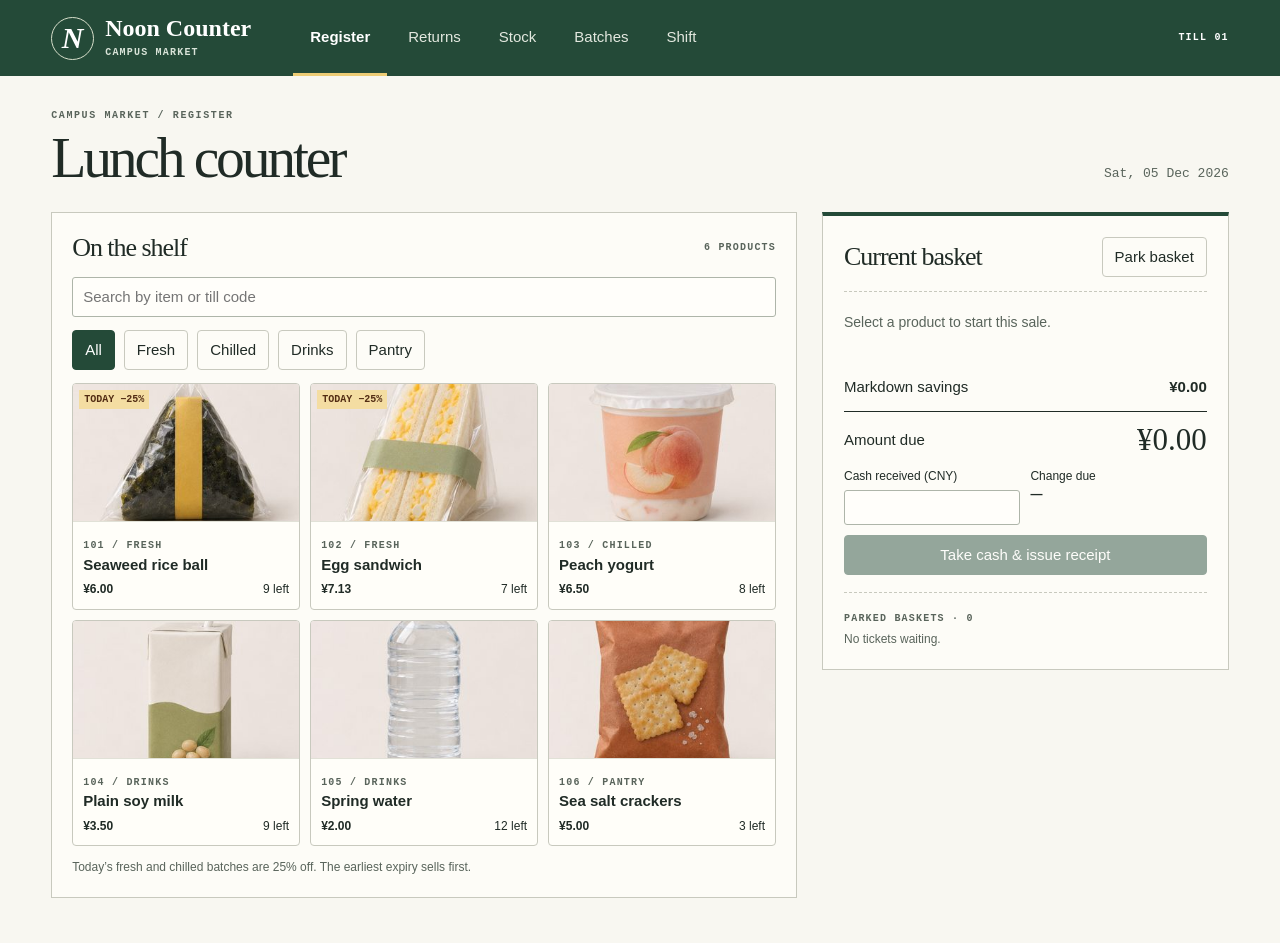
<file: index.html>
<!doctype html><html lang="en"><head><meta charset="utf-8"><meta name="viewport" content="width=device-width, initial-scale=1"><title>Noon Counter | Campus market</title><style>:root{color-scheme:light;--ink:#202b26;--green:#244a38;--paper:#f8f7f1;--line:#c8c9be;--muted:#59645b;--warm:#a64426;--pale:#f2e4b3}
*{box-sizing:border-box}
body{margin:0;background:var(--paper);color:var(--ink);font:15px/1.45 "Helvetica Neue",Arial,sans-serif}
header{background:var(--green);color:#fff;display:flex;align-items:center;gap:42px;padding:0 max(4vw,20px);min-height:76px}
button,input,select{font:inherit}
button{cursor:pointer;color:inherit}
button:focus-visible,input:focus-visible,select:focus-visible{outline:3px solid #ca8a25;outline-offset:3px}
header nav{display:flex;gap:4px;align-self:stretch}
nav button{color:#e3e8df;background:none;border:0;padding:0 17px;border-bottom:3px solid transparent}
nav button.active{border-color:#edcc75;color:#fff;font-weight:bold}
.brand{display:flex;align-items:center;gap:11px}
.brand b{font:600 24px/1 Georgia,serif;white-space:nowrap}
.brand small,.kicker,.register-id,.eyebrow,th{font:600 10px/1.4 'Courier New',monospace;letter-spacing:.12em}
.brand small{display:block;color:#d8e3d8;margin-top:5px}
.mark{font:italic bold 30px Georgia;border:1px solid #d6deca;border-radius:50%;width:43px;height:43px;display:grid;place-items:center}
.register-id{margin-left:auto;white-space:nowrap}
.mast{display:flex;align-items:end;justify-content:space-between;margin:33px 0 24px}
.kicker,.eyebrow{color:var(--muted);text-transform:uppercase}
.kicker{letter-spacing:.16em}
.date{font:13px 'Courier New',monospace;color:var(--muted);margin-bottom:7px}
main{max-width:1500px;margin:auto;padding:0 max(4vw,20px) 45px}
h1,h2,h3,p{margin:0}
h1{font:normal clamp(37px,4.5vw,64px)/1.05 Georgia,serif;letter-spacing:-.055em;margin-top:5px}
h2{font:normal 26px/1.15 Georgia,serif;letter-spacing:-.04em}
h3{font-size:15px}
#notice:not(:empty){border-left:4px solid var(--warm);background:#f4ebda;padding:9px 13px;margin-bottom:16px}
.columns{display:grid;grid-template-columns:minmax(0,1.65fr) minmax(293px,.9fr);gap:25px;align-items:start}
.panel,.till{border:1px solid var(--line);background:#fdfcf7}
.panel{padding:20px}
.till{padding:21px;border-top:4px solid var(--green)}
.heading,.row,.actions,.filters,.kpis,.meta{display:flex;align-items:center;gap:9px}
.heading,.row,.meta{justify-content:space-between}
.filters{flex-wrap:wrap;margin:13px 0}
.filters button,.actions button,button.small,button.solid,.control{border:1px solid var(--line);background:transparent;padding:8px 12px;border-radius:4px}
.filters button.chosen,.solid,button.solid{background:var(--green);color:white;border-color:var(--green)}
button:hover{filter:brightness(.94)}
.search,input,select{border:1px solid #aeb5a9;border-radius:3px;background:#fffefa;padding:8px 10px;color:var(--ink);min-width:0}
.search{width:100%;margin-top:14px}
.products{display:grid;grid-template-columns:repeat(3,minmax(0,1fr));gap:10px}
.tile{position:relative;display:flex;flex-direction:column;text-align:left;background:#fffef9;border:1px solid var(--line);border-radius:4px;overflow:hidden;padding:0}
.tile img{width:100%;aspect-ratio:1.65;object-fit:cover;display:block}
.tile .detail{display:block;padding:10px;width:100%;border-top:1px solid #e1e1d7}
.tile .item{font-weight:650;font-size:15px;display:block}
.tile .meta{margin-top:6px;font-size:12px}
.tile .flag{position:absolute;top:6px;left:6px;color:#522c13;background:#f4dda2;padding:2px 5px;font:600 10px/1.5 'Courier New',monospace}
.till .heading{padding-bottom:14px;border-bottom:1px dashed var(--line)}
.empty{color:var(--muted);padding:20px 0;font-size:14px}
.cartrow{padding:12px 0;border-bottom:1px solid #dedfd4}
.cartrow small,.note,.dim{color:var(--muted);font-size:12px}
.cartrow .step{display:inline-flex;align-items:center;gap:8px}
.step button{border:1px solid var(--line);background:white;border-radius:3px;width:26px;height:25px;padding:0}
.money{font-variant-numeric:tabular-nums;white-space:nowrap}
.total{border-top:1px solid var(--ink);margin-top:14px;padding:10px 0}
.total strong{font:normal 31px Georgia}
.pay{display:block;width:100%;margin:10px 0}
.cashrow{display:grid;grid-template-columns:1fr 1fr;gap:10px}
.cashrow label{font-size:12px}
.cashrow input{width:100%;margin-top:4px}
.park{margin-top:17px;border-top:1px dashed var(--line);padding-top:12px}
.park button{margin:3px}
.tabular{overflow:auto}
table{width:100%;border-collapse:collapse;font-size:14px;margin:10px 0}
th,td{text-align:left;border-bottom:1px solid #d9dacf;padding:9px 8px}
th{color:var(--muted)}
td.right{text-align:right}
.pill{color:var(--warm);font-size:12px;font-weight:bold}
.kpis{gap:0;margin:18px 0;border-block:1px solid var(--line);flex-wrap:wrap}
.metric{flex:1;padding:15px 12px;min-width:115px}
.metric b{display:block;font:normal 28px Georgia}
.metric span{color:var(--muted);font-size:12px}
.field{display:grid;gap:4px;margin:12px 0;font-size:13px}
.sub{margin-top:23px}
.actions{margin-top:14px;flex-wrap:wrap}
dialog{border:1px solid var(--line);color:var(--ink);padding:24px;background:#fffcf3;width:min(450px,94vw);max-height:90vh}
dialog::backdrop{background:#17231985}
#paper .eyebrow{margin-bottom:6px}
#paper table{font-size:12px}
button:disabled{opacity:.48;cursor:not-allowed}
.listbtn{display:block;text-align:left;background:none;border:0;text-decoration:underline;text-underline-offset:3px;font:inherit;color:var(--green);padding:0}
.legend{margin-top:13px}
.entry{margin:11px 0;padding-bottom:10px;border-bottom:1px solid var(--line)}
@media(max-width:900px){header{gap:12px}
nav button{padding:0 10px}
.columns{grid-template-columns:minmax(0,1.35fr) minmax(265px,1fr)}
.products{grid-template-columns:repeat(2,1fr)}
}
@media(max-width:680px){header{flex-wrap:wrap;padding-top:13px;gap:5px}
header nav{order:3;width:100%;overflow:auto}
nav button{min-height:42px;flex:1}
.columns{grid-template-columns:1fr}
.mast{margin-top:22px}
.date{font-size:10px}
.panel,.till{padding:14px}
.products{grid-template-columns:repeat(2,1fr)}
main{padding-inline:14px}
.register-id{margin-left:auto}
}
@media print{body>*:not(dialog){display:none}
dialog[open]{position:static;width:100%;border:none;max-height:none}
dialog .actions{display:none}
}

.columns > * { min-width: 0; }
@media (max-width:680px) {
  .columns { grid-template-columns:minmax(0,1fr); }
  .field select { max-width:100%; }
}

.coins { display:grid; grid-template-columns:repeat(4,minmax(0,1fr)); gap:8px; }
.coins label { font-size:12px; color:var(--muted); }
.coins input { display:block; width:100%; margin-top:3px; }
@media(max-width:680px){.coins{grid-template-columns:repeat(3,minmax(0,1fr));}.heading{flex-wrap:wrap}}
</style></head>
<body><header><div class="brand"><span class="mark" aria-hidden="true">N</span><div><b>Noon Counter</b><small>CAMPUS MARKET</small></div></div><nav aria-label="Counter sections"></nav><span class="register-id">TILL 01</span></header>
<main><div class="mast"><div><div class="kicker" id="section-id"></div><h1 id="title"></h1></div><div class="date" id="date"></div></div><div id="notice" role="status" aria-live="polite"></div><div id="app">Opening register…</div></main>
<dialog id="dialog"><div id="paper"></div><div class="actions"><button data-act="print">Print receipt</button><button class="solid" data-act="close">Done</button></div></dialog>
<script>'use strict';
// All monetary values are integer fen. Business dates use the counter's local clock.
const CASH_VALUES = [10000,5000,2000,1000,500,100,50,10,5,2,1];
const PRODUCTS = [
  {id:'101', art:'rice', name:'Seaweed rice ball', group:'Fresh', price:800, min:5},
  {id:'102', art:'sandwich', name:'Egg sandwich', group:'Fresh', price:950, min:4},
  {id:'103', art:'yogurt', name:'Peach yogurt', group:'Chilled', price:650, min:4},
  {id:'104', art:'soy', name:'Plain soy milk', group:'Drinks', price:350, min:5},
  {id:'105', art:'water', name:'Spring water', group:'Drinks', price:200, min:6},
  {id:'106', art:'crackers', name:'Sea salt crackers', group:'Pantry', price:500, min:4}
];
const product = id => {
  const found = PRODUCTS.find(p => p.id === id);
  if (!found) throw Error('Unknown product code.');
  return found;
};
function dayOf(date = new Date()) {
  return [date.getFullYear(), String(date.getMonth()+1).padStart(2,'0'),
    String(date.getDate()).padStart(2,'0')].join('-');
}
function offsetDay(day, offset) {
  const date = new Date(day+'T12:00:00');
  date.setDate(date.getDate()+offset);
  return dayOf(date);
}
function positive(n) {
  if (!Number.isSafeInteger(n) || n<1 || n>9999) throw Error('Enter a whole quantity from 1 to 9999.');
  return n;
}
function initialState(day) {
  const stocks = [['101',0,3],['101',2,6],['102',0,2],['102',2,5],['103',4,8],
    ['104',6,9],['105',90,12],['106',45,3]];
  const lots = stocks.map(([sku,offset,qty],i)=>({id:'B'+String(i+1).padStart(2,'0'),
    sku,expires:offsetDay(day,offset),qty,blocked:0}));
  return {version:0,lots,basket:{},holds:[],sales:[],refunds:[],moves:[],nextHold:1};
}
class StockBook {
  constructor(state, day) { this.state=state; this.day=day; }
  shelf(sku) {
    return this.state.lots.filter(l=>l.sku===sku && l.qty>0 && l.expires>=this.day)
      .sort((a,b)=>a.expires.localeCompare(b.expires)||a.id.localeCompare(b.id));
  }
  price(lot) {
    const p=product(lot.sku);
    return lot.expires===this.day && ['Fresh','Chilled'].includes(p.group)
      ? Math.round(p.price*0.75) : p.price;
  }
  allocate(sku, count) {
    let left=positive(count);
    const lines=[];
    for (const lot of this.shelf(sku)) {
      const qty=Math.min(left,lot.qty);
      lines.push({sku,lot:lot.id,qty,unit:this.price(lot),original:product(sku).price,returned:0});
      left-=qty;
      if (!left) break;
    }
    if(left) throw Error('Only '+(count-left)+' available for '+product(sku).name+'.');
    return lines;
  }
  move(lot, delta, isolated, reason, ref) {
    lot.qty+=delta; lot.blocked+=isolated;
    this.state.moves.push({day:this.day,lot:lot.id,sku:lot.sku,delta,isolated,reason,ref});
  }
}
class Register {
  constructor(state, day=dayOf()) { this.s=state; this.day=day; this.stock=new StockBook(state,day); }
  setQty(sku,qty) {
    product(sku);
    if (qty===0) { delete this.s.basket[sku]; return; }
    this.stock.allocate(sku,qty);
    this.s.basket[sku]=qty;
  }
  quote(basket=this.s.basket) {
    const lines=Object.entries(basket).flatMap(([sku,n])=>this.stock.allocate(sku,n));
    const total=lines.reduce((v,l)=>v+l.unit*l.qty,0);
    const saving=lines.reduce((v,l)=>v+(l.original-l.unit)*l.qty,0);
    return {lines,total,saving};
  }
  park() {
    if(!Object.keys(this.s.basket).length) throw Error('Add an item before parking a basket.');
    const id='H'+String(this.s.nextHold++).padStart(3,'0');
    const quoted=this.quote().total;
    this.s.holds.push({id,basket:this.s.basket,quoted}); this.s.basket={};
    return id;
  }
  recall(id) {
    if(Object.keys(this.s.basket).length) throw Error('Park or finish the current basket first.');
    const i=this.s.holds.findIndex(h=>h.id===id);
    if(i<0) throw Error('Ticket has already been recalled.');
    const ticket=this.s.holds.splice(i,1)[0];
    this.s.basket=ticket.basket;
    return ticket.quoted;
  }
  pay(cash) {
    const quote=this.quote();
    if(!quote.lines.length) throw Error('The basket is empty.');
    if(!Number.isSafeInteger(cash)||cash<quote.total) throw Error('Cash received is below the amount due.');
    const id='S'+String(this.s.sales.length+1).padStart(4,'0');
    const sale={id,day:this.day,...quote,cash,change:cash-quote.total};
    for(const l of sale.lines) this.stock.move(this.s.lots.find(b=>b.id===l.lot),-l.qty,0,'Sale',id);
    this.s.sales.push(sale); this.s.basket={}; return sale;
  }
  refund(id,index,qty,condition) {
    const sale=this.s.sales.find(x=>x.id===id);
    const line=sale?.lines[index];
    if(!line) throw Error('Select an original receipt line.');
    positive(qty);
    if(qty>line.qty-line.returned) throw Error('Return exceeds the quantity left on this line.');
    if(!['Sealed','Opened'].includes(condition)) throw Error('Choose a condition.');
    const lot=this.s.lots.find(b=>b.id===line.lot);
    const sellable=condition==='Sealed' && lot.expires>=this.day;
    const refund={id:'R'+String(this.s.refunds.length+1).padStart(4,'0'),sale:id,index,
      sku:line.sku,lot:lot.id,day:this.day,qty,amount:line.unit*qty,condition,
      route:sellable?'Shelf':'Quarantine'};
    line.returned+=qty;
    this.stock.move(lot,sellable?qty:0,sellable?0:qty,refund.route,refund.id);
    this.s.refunds.push(refund); return refund;
  }
  receive(sku,qty,expires) {
    product(sku); positive(qty);
    if(!/^\d{4}-\d{2}-\d{2}$/.test(expires)||offsetDay(expires,0)!==expires||expires<this.day)
      throw Error('Use today or a later valid expiry date.');
    const lot={id:'B'+String(this.s.lots.length+1).padStart(2,'0'),sku,expires,qty:0,blocked:0};
    this.s.lots.push(lot); this.stock.move(lot,qty,0,'Delivery',lot.id);
    return lot.id;
  }
  expiryReview() {
    const expiring=this.s.lots.filter(l=>l.expires===this.day && l.qty>0);
    return {
      units:expiring.reduce((n,l)=>n+l.qty,0),
      value:expiring.reduce((n,l)=>n+l.qty*this.stock.price(l),0),
      expired:this.s.lots.filter(l=>l.expires<this.day).reduce((n,l)=>n+l.qty,0),
      isolated:this.s.lots.reduce((n,l)=>n+l.blocked,0)
    };
  }
  trace(batch) {
    const lot=this.s.lots.find(l=>l.id===batch);
    if(!lot) throw Error('Unknown lot.');
    const cashByRef=new Map();
    for(const sale of this.s.sales){
      const amount=sale.lines.filter(l=>l.lot===batch).reduce((n,l)=>n+l.qty*l.unit,0);
      if(amount) cashByRef.set(sale.id,amount);
    }
    for(const refund of this.s.refunds.filter(r=>r.lot===batch))
      cashByRef.set(refund.id,-refund.amount);
    const events=this.s.moves.filter(m=>m.lot===batch).map(m=>({...m,cash:cashByRef.get(m.ref)||0}));
    return {lot,events,net:events.reduce((n,e)=>n+e.cash,0)};
  }
  disposalOptions(lot) {
    const options=[];
    if(lot.qty>0 && lot.expires<=this.day)
      options.push(lot.expires===this.day?'Closing surplus':'Expired stock');
    if(lot.blocked>0) options.push('Quarantine disposal');
    return options;
  }
  writeOff(batch,reason,units) {
    positive(units);
    const lot=this.s.lots.find(l=>l.id===batch);
    if(!lot || !this.disposalOptions(lot).includes(reason))
      throw Error('This reason does not apply to the selected lot.');
    const isolated=reason==='Quarantine disposal';
    if(units>(isolated?lot.blocked:lot.qty)) throw Error('Quantity exceeds the selected stock balance.');
    const ref='W'+String(this.s.moves.filter(m=>m.ref.startsWith('W')).length+1).padStart(4,'0');
    this.stock.move(lot,isolated?0:-units,isolated?-units:0,reason,ref);
    return ref;
  }
  drawerDay() {
    return (this.s.drawerDays || []).find(d => d.day === this.day);
  }
  setOpeningFloat(fen) {
    if (!Number.isSafeInteger(fen) || fen < 0 || fen > 100000000)
      throw Error('Enter an opening float between 0 and 1,000,000 yuan.');
    if (this.drawerDay()) throw Error('An opening float is already recorded for this date.');
    this.s.drawerDays ??= [];
    this.s.drawerDays.push({day:this.day,opening:fen,checks:[]});
  }
  countDrawer(pieces) {
    const day = this.drawerDay();
    if (!day) throw Error('Record the opening float first.');
    if (!Array.isArray(pieces) || pieces.length !== CASH_VALUES.length ||
        !Array.from(pieces).every(n => Number.isSafeInteger(n) && n >= 0 && n <= 9999))
      throw Error('Enter whole piece counts from 0 to 9999.');
    const counted = pieces.reduce((v,n,i) => v + n*CASH_VALUES[i], 0);
    const totals = this.shift();
    const expected = day.opening + totals.net;
    const previous = day.checks.at(-1);
    const refunds = this.s.refunds.filter(r => r.day === this.day).length;
    if (previous && previous.sales === totals.sales && previous.refunds === refunds &&
        previous.pieces.every((v,i) => v === pieces[i]))
      throw Error('That count was already recorded.');
    const check = {ref:this.day+'-'+String(day.checks.length+1).padStart(2,'0'),
      pieces:[...pieces],sales:totals.sales,refunds,gross:totals.gross,paidBack:totals.paidBack,
      expected,counted,variance:counted-expected};
    day.checks.push(check);
    return check;
  }
  shift() {
    const sales=this.s.sales.filter(s=>s.day===this.day);
    const refunds=this.s.refunds.filter(r=>r.day===this.day);
    const sum=(rows,field)=>rows.reduce((v,r)=>v+r[field],0);
    const gross=sum(sales,'total'), paidBack=sum(refunds,'amount');
    return {sales:sales.length,gross,paidBack,net:gross-paidBack,saving:sum(sales,'saving'),
      markedUnits:sales.flatMap(s=>s.lines).reduce((n,l)=>n+(l.unit<l.original?l.qty:0),0)};
  }
}
if(typeof module!=='undefined') module.exports={Register,StockBook,initialState,dayOf,offsetDay};
</script><script>class Store {
  async open() {
    this.db=await new Promise((resolve,reject)=>{
      const req=indexedDB.open('noon-counter-v1',1);
      req.onupgradeneeded=()=>req.result.createObjectStore('counter');
      req.onsuccess=()=>resolve(req.result); req.onerror=()=>reject(req.error);
    });
    return this.run();
  }
  run(change,version) {
    return new Promise((resolve,reject)=>{
      const tx=this.db.transaction('counter','readwrite');
      const store=tx.objectStore('counter');
      const read=store.get('single-till');
      let state,result,problem;
      read.onsuccess=()=>{
        try {
          state=read.result||initialState(dayOf());
          if(change) {
            if(state.version!==version) throw Error('This counter changed in another tab. Review and retry.');
            result=change(new Register(state)); state.version++;
          }
          if(change||!read.result) store.put(state,'single-till');
        } catch(e) { problem=e; tx.abort(); }
      };
      tx.oncomplete=()=>resolve({state,result});
      tx.onabort=()=>reject(problem||tx.error||Error('Storage is unavailable.'));
      tx.onerror=()=>{};
    });
  }
}
</script><script>'use strict';
const $=s=>document.querySelector(s);
const yuan=n=>'¥'+(n/100).toFixed(2);
const photos={"crackers": "[data-uri]", "rice": "[data-uri]", "sandwich": "[data-uri]", "soy": "[data-uri]", "water": "[data-uri]", "yogurt": "[data-uri]"};
const sections={Register:'Lunch counter',Returns:'Receipt & returns',Stock:'Stock room',Batches:'Batch review',Shift:'Shift ledger'};
const store=new Store();
let state,tab='Register',filter='All',query='',selected='',cash='',notice='',busy=false,displayDay='';
let drawerOpen=false;
let chosenBatch='B01';
const reg=()=>new Register(state);
function button(act,label,cls='small',data=''){return '<button class="'+cls+'" data-act="'+act+'" '+data+'>'+label+'</button>';}
const tables=(heads,rows)=>'<div class="tabular"><table><thead><tr>'+heads.map(x=>'<th>'+x+'</th>').join('')+'</tr></thead><tbody>'+rows.map(r=>'<tr>'+r.map(x=>'<td>'+x+'</td>').join('')+'</tr>').join('')+'</tbody></table></div>';
const opts=(values)=>values.map(([v,s])=>'<option value="'+v+'">'+s+'</option>').join('');
function msg(text){notice=text;$('#notice').textContent=text;}
function tiles(){
  const stock=reg().stock;
  const items=PRODUCTS.filter(p=>(filter==='All'||p.group===filter)&&(p.name+' '+p.id).toLowerCase().includes(query.toLowerCase()));
  return items.map(p=>{
    const lots=stock.shelf(p.id),qty=lots.reduce((v,l)=>v+l.qty,0);
    const price=lots.length?stock.price(lots[0]):p.price;
    return '<button class="tile" data-act="add" data-id="'+p.id+'" aria-label="Add '+p.name+'" '+(qty?'':'disabled')+'><img alt="" src="'+photos[p.art]+'">'+(price<p.price?'<span class="flag">TODAY −25%</span>':'')+'<span class="detail"><span class="eyebrow">'+p.id+' / '+p.group+'</span><span class="item">'+p.name+'</span><span class="meta"><b>'+yuan(price)+'</b><span>'+qty+' left</span></span></span></button>';
  }).join('')||'<p class="empty">No matching product.</p>';
}
function basket(){
  const r=reg();
  let rows='',total=0,saving=0,valid=true;
  for(const [sku,n] of Object.entries(state.basket)){
    let lines=[];
    try{lines=r.stock.allocate(sku,n);}catch(e){valid=false;}
    const sum=lines.reduce((v,l)=>v+l.qty*l.unit,0); total+=sum;
    saving+=lines.reduce((v,l)=>v+l.qty*(l.original-l.unit),0);
    rows+='<div class="cartrow"><div class="row"><b>'+product(sku).name+'</b><b>'+ (lines.length?yuan(sum):'Review qty')+'</b></div><div class="row"><small>'+(lines.map(l=>l.qty+' × '+yuan(l.unit)+' · '+l.lot).join('<br>')||'Available stock changed')+'</small><span class="step">'+button('minus','−','','data-id="'+sku+'" aria-label="Remove one '+product(sku).name+'"')+n+button('add','+','','data-id="'+sku+'" aria-label="Add one '+product(sku).name+'"')+'</span></div>'+(!lines.length?button('remove','Remove line','small','data-id="'+sku+'"'):'')+'</div>';
  }
  const parked=state.holds.map(h=>button('recall',h.id+' · '+Object.values(h.basket).reduce((a,b)=>a+b,0)+' items','small','data-id="'+h.id+'"')).join('');
  return '<aside class="till"><div class="heading"><h2>Current basket</h2>'+button('park','Park basket')+'</div>'+(rows||'<p class="empty">Select a product to start this sale.</p>')+'<div class="row sub"><span>Markdown savings</span><b>'+yuan(saving)+'</b></div><div class="row total"><span>Amount due</span><strong id="due">'+(valid?yuan(total):'—')+'</strong></div><div class="cashrow"><label>Cash received (CNY)<input id="cash" type="number" min="0" step=".01" inputmode="decimal"></label><label>Change due<br><b id="change">—</b></label></div>'+button('pay','Take cash & issue receipt','solid pay',(!rows||!valid?'disabled':''))+'<div class="park"><span class="eyebrow">Parked baskets · '+state.holds.length+'</span><div>'+(parked||'<span class="note">No tickets waiting.</span>')+'</div></div></aside>';
}
function checkout(){
  return '<div class="columns"><section class="panel"><div class="heading"><h2>On the shelf</h2><span class="eyebrow">6 products</span></div><input class="search" id="search" aria-label="Search products" placeholder="Search by item or till code"><div class="filters">'+['All','Fresh','Chilled','Drinks','Pantry'].map(f=>button('filter',f,f===filter?'chosen':'','data-id="'+f+'"')).join('')+'</div><div class="products" id="products">'+tiles()+'</div><p class="note legend">Today’s fresh and chilled batches are 25% off. The earliest expiry sells first.</p></section>'+basket()+'</div>';
}
function returns(){
  const s=state.sales.find(x=>x.id===selected);
  const recent=state.sales.slice(-8).reverse().map(x=>[button('select',x.id,'listbtn','data-id="'+x.id+'"'),x.day,yuan(x.total)]);
  let detail='<p class="empty">Look up a sale to see the paid prices and remaining quantities.</p>';
  if(s){
    const selectable=s.lines.map((l,i)=>[i,product(l.sku).name+' · '+l.lot+' · '+(l.qty-l.returned)+' left']).filter(([i])=>s.lines[i].qty>s.lines[i].returned);
    detail='<div class="heading"><h2>'+s.id+'</h2>'+button('receipt','View receipt','small','data-id="'+s.id+'"')+'</div>'+tables(['Item / lot','Paid each','Sold','Refunded','Left'],s.lines.map(l=>[product(l.sku).name+' / '+l.lot,yuan(l.unit),l.qty,l.returned,l.qty-l.returned]))+(selectable.length?'<label class="field">Receipt line<select id="line">'+opts(selectable)+'</select></label><label class="field">Quantity<input id="rq" type="number" min="1" value="1"></label><label class="field">Returned condition<select id="condition"><option>Sealed</option><option>Opened</option></select></label><p class="note">Opened goods and expired lots go to quarantine.</p>'+button('refund','Record cash refund','solid sub'):'<p class="note">This receipt has been fully refunded.</p>');
  }
  return '<div class="columns"><section class="panel">'+detail+'</section><aside class="till"><h2>Find receipt</h2><label class="field">Sale number<input id="lookup" placeholder="S0001"></label>'+button('find','Look up sale','solid')+'<h3 class="sub">Recent sales</h3>'+(recent.length?tables(['Receipt','Date','Paid'],recent):'<p class="empty">No completed sales yet.</p>')+'</aside></div>';
}
function stockView(){
  const r=reg(), low=PRODUCTS.filter(p=>r.stock.shelf(p.id).reduce((a,l)=>a+l.qty,0)<p.min);
  const rows=state.lots.map(l=>[l.id,product(l.sku).name,l.expires,l.expires<r.day?'Expired':l.qty===0?'Empty':r.stock.price(l)<product(l.sku).price?'−25% today':'Regular',l.qty,l.blocked]);
  return '<div class="columns"><section class="panel"><h2>Batch register</h2>'+tables(['Lot','Product','Expiry','Status','On hand','Isolated'],rows)+'<p class="note">Expired on-hand units are excluded from checkout availability.</p></section><aside class="till"><h2>Receive a delivery</h2><label class="field">Product<select id="sku">'+opts(PRODUCTS.map(p=>[p.id,p.name]))+'</select></label><label class="field">Units<input id="sq" type="number" min="1" value="1"></label><label class="field">Use-by date<input id="expiry" type="date" value="'+r.day+'"></label>'+button('receive','Add stock lot','solid')+'<div class="park"><h3>Below shelf minimum</h3>'+ (low.map(p=>'<p class="entry">'+p.name+' <small>· target '+p.min+'</small></p>').join('')||'<p class="note">All products meet minimum.</p>')+'</div></aside></div>';
}
function batchReview(){
  const register=reg();
  const review=register.expiryReview();
  const {lot,events,net}=register.trace(chosenBatch);
  const reasons=register.disposalOptions(lot);
  const all=[...state.lots].sort((a,b)=>a.expires.localeCompare(b.expires)||a.id.localeCompare(b.id));
  const metrics=[['Units expiring today',review.units],['Current shelf value',yuan(review.value)],
    ['Expired on shelf',review.expired],['Isolated units',review.isolated]];
  const summary='<div class="kpis">'+metrics.map(([k,v])=>'<div class="metric"><span>'+k+'</span><b>'+v+'</b></div>').join('')+'</div>';
  const select='<label class="field">Inspect lot<select id="trace-lot">'+all.map(l=>
    '<option value="'+l.id+'" '+(l.id===chosenBatch?'selected':'')+'>'+l.id+' · '+product(l.sku).name+' · '+l.expires+'</option>').join('')+'</select></label>';
  const trace=events.length?tables(['Date','Reference','Event','Shelf Δ','Isolated Δ','Cash Δ'],
    events.map(e=>[e.day,e.ref,e.reason,e.delta,e.isolated,yuan(e.cash)])):'<p class="empty">No movements recorded for this lot yet.</p>';
  const form=reasons.length?'<label class="field">Reason<select id="reason">'+opts(reasons.map(x=>[x,x]))+
    '</select></label><label class="field">Units<input type="number" min="1" value="1" id="discard-qty"></label>'+
    button('dispose','Record write-off','solid'):'<p class="empty">No stock eligible for disposal on this lot.</p>';
  return summary+'<div class="columns"><section class="panel"><h2>Batch history</h2>'+select+
    '<div class="row entry"><strong>'+product(lot.sku).name+'</strong><span>'+lot.qty+' on shelf · '+lot.blocked+' isolated</span></div>'+trace+
    '<div class="row total"><span>Net cash across this lot’s history</span><strong>'+yuan(net)+'</strong></div></section>'+
    '<aside class="till"><h2>Record a write-off</h2><p class="note sub">At closing, count the unsold units first. A write-off removes stock and leaves cash unchanged.</p>'+form+'</aside></div>';
}
function drawerView(){
  const r=reg(), day=r.drawerDay();
  const sum=r.shift();
  const inputs=CASH_VALUES.map((value,i)=>'<label>'+yuan(value)+'<input data-coin="'+i+'" type="number" min="0" max="9999" step="1" placeholder="0"></label>').join('');
  const counts=day?'<p class="entry">Opening float <b>'+yuan(day.opening)+'</b> · Net sales <b>'+yuan(sum.net)+'</b></p><div class="coins">'+inputs+'</div><div class="row total"><span>Counted cash</span><strong id="counted">'+yuan(0)+'</strong></div>'+button('saveCount','Save handover count','solid'):
    '<label class="field">Cash in drawer before today’s first sale (CNY)<input id="opening" type="number" min="0" step=".01"></label>'+button('saveFloat','Record opening float','solid');
  const checks=(state.drawerDays||[]).flatMap(d=>d.checks).reverse();
  const history=checks.length?tables(['Count ref.','Expected','Counted','Difference'],checks.map(c=>[c.ref,yuan(c.expected),yuan(c.counted),yuan(c.variance)])):'<p class="empty">No counts saved yet.</p>';
  return '<section class="panel"><div class="heading"><h2>Cash handover</h2>'+button('ledger','Back to ledger')+'</div><div class="columns sub"><div><h3>Count the drawer</h3>'+counts+'</div><div><h3>Saved counts</h3>'+history+'<p class="note">Difference = counted minus expected. Each count keeps the sales and refunds known at that moment.</p></div></div></section>';
}
function shift(){
  if(drawerOpen) return drawerView();
  const r=reg(),s=r.shift(), movements=state.moves.filter(m=>m.day===r.day).slice().reverse();
  const stats=[['Completed sales',s.sales],['Sales',yuan(s.gross)],['Refunds',yuan(s.paidBack)],['Net cash',yuan(s.net)],['Markdown units sold',s.markedUnits]];
  return '<section class="panel"><div class="heading"><h2>Today’s till</h2>'+'<div>'+button('drawer','Cash handover')+' '+button('csv','Export ledger CSV')+'</div></div><div class="kpis">'+stats.map(([k,v])=>'<div class="metric"><span>'+k+'</span><b>'+v+'</b></div>').join('')+'</div><h3>Stock movements</h3>'+(movements.length?tables(['Reference','Reason','Product','Lot','Shelf Δ','Quarantine Δ'],movements.map(m=>[m.ref,m.reason,product(m.sku).name,m.lot,m.delta,m.isolated])):'<p class="empty">Sales, returns and deliveries will appear here.</p>')+'</section>';
}
function render(){
  displayDay=dayOf();
  $('nav').innerHTML=Object.keys(sections).map(k=>button('nav',k,k===tab?'active':'','data-id="'+k+'"')).join('');
  $('#title').textContent=sections[tab]; $('#section-id').textContent='CAMPUS MARKET / '+tab;
  $('#date').textContent=new Date().toLocaleDateString('en-GB',{weekday:'short',day:'2-digit',month:'short',year:'numeric'});
  $('#app').innerHTML=({Register:checkout,Returns:returns,Stock:stockView,Batches:batchReview,Shift:shift})[tab]();
  if(tab==='Register'){$('#search').value=query;$('#cash').value=cash;showChange();}
}
function toFen(value){
  if(!/^\d+(?:\.\d{1,2})?$/.test(value)) throw Error('Enter cash as yuan with up to two decimal places.');
  const [units,part='']=value.split('.'); return Number(units)*100+Number(part.padEnd(2,'0'));
}
function showChange(){let v='—';try{const delta=toFen(cash)-reg().quote().total;if(delta>=0 && Object.keys(state.basket).length)v=yuan(delta);}catch{} $('#change').textContent=v;}
function paper(x){
  const sale='lines' in x;
  $('#paper').innerHTML='<div class="eyebrow">Noon Counter · Till 01</div><h2>'+(sale?'Sale receipt':'Refund receipt')+'</h2><p class="note">'+x.id+' / '+x.day+'</p>'+(sale?tables(['Item / batch','Qty','Each','Line'],x.lines.map(l=>[product(l.sku).name+' / '+l.lot,l.qty,yuan(l.unit),yuan(l.unit*l.qty)]))+'<div class="row"><span>Cash / change</span><b>'+yuan(x.cash)+' / '+yuan(x.change)+'</b></div>':'<p class="entry">Original sale '+x.sale+' · '+product(x.sku).name+' × '+x.qty+'</p><p>'+x.lot+' / '+x.condition+' / '+x.route+'</p>')+'<div class="row total"><span>'+(sale?'Total paid':'Cash refunded')+'</span><strong>'+yuan(sale?x.total:x.amount)+'</strong></div>';
  $('#dialog').showModal();
}
function csv(){
  const r=reg(),s=r.shift(),rows=[['Day','Sales (CNY)','Refunds (CNY)','Net cash (CNY)'],[r.day,s.gross/100,s.paidBack/100,s.net/100],[],['Ref','Reason','Lot','Product','Shelf delta','Isolated delta'],...state.moves.filter(m=>m.day===r.day).map(m=>[m.ref,m.reason,m.lot,product(m.sku).name,m.delta,m.isolated])];
  const drawer=r.drawerDay();
  if(drawer){
    rows.push([],['Opening float (CNY)',drawer.opening/100],['Count ref','Sales (CNY)','Refunds (CNY)','Expected (CNY)','Counted (CNY)','Variance (CNY)',...CASH_VALUES.map(v=>'Pieces at '+v+' fen')]);
    for(const c of drawer.checks) rows.push([c.ref,c.gross/100,c.paidBack/100,c.expected/100,c.counted/100,c.variance/100,...c.pieces]);
  }
  const url=URL.createObjectURL(new Blob([rows.map(row=>row.join(',')).join('\r\n')],{type:'text/csv'}));
  const link=document.createElement('a');link.href=url;link.download='Noon-ledger-'+r.day+'.csv';link.click();setTimeout(()=>URL.revokeObjectURL(url),2000);
}
async function act(a,id){
  if(a==='close'){ $('#dialog').close();return; }
  if(a==='print'){window.print();return;}
  msg('');
  if(a==='nav'){tab=id;drawerOpen=false;render();return;}
  if(a==='drawer'||a==='ledger'){drawerOpen=a==='drawer';render();return;}
  if(a==='filter'){filter=id;render();return;}
  if(a==='receipt'){paper(state.sales.find(s=>s.id===id));return;}
  if(a==='csv'){csv();return;}
  if(a==='find'||a==='select'){
    const key=a==='find'?$('#lookup').value.trim().toUpperCase():id;
    if(!state.sales.some(s=>s.id===key)){selected='';render();throw Error('Receipt not found. Check the sale number.');}
    selected=key;render();return;
  }
  if(['saveCount','saveFloat'].includes(a) && displayDay!==dayOf()){render();throw Error('The business date changed. Review the drawer for today.');}
  if(a==='pay' && displayDay!==dayOf()){render();throw Error('The business date changed. Review prices before collecting cash.');}
  if(a==='dispose'){
    const units=Number($('#discard-qty').value);
    positive(units);
    if(!window.confirm('Write off '+units+' unit(s) from '+chosenBatch+' for '+$('#reason').value+'?'))return;
  }
  const ops={
    saveFloat:r=>r.setOpeningFloat(toFen($('#opening').value)),
    saveCount:r=>r.countDrawer([...document.querySelectorAll('[data-coin]')].map(e=>e.value===''&&!e.validity.badInput?0:e.valueAsNumber)),
    dispose:r=>r.writeOff(chosenBatch,$('#reason').value,Number($('#discard-qty').value)),
    add:r=>r.setQty(id,(r.s.basket[id]||0)+1),
    minus:r=>r.setQty(id,(r.s.basket[id]||0)-1),remove:r=>r.setQty(id,0),
    park:r=>r.park(),recall:r=>r.recall(id),pay:r=>r.pay(toFen(cash)),
    refund:r=>r.refund(selected,Number($('#line').value),Number($('#rq').value),$('#condition').value),
    receive:r=>r.receive($('#sku').value,Number($('#sq').value),$('#expiry').value)
  };
  const out=await store.run(ops[a],state.version); state=out.state;
  if(['park','recall','pay'].includes(a))cash='';
  render();
  if(a==='pay'||a==='refund')paper(out.result);
  if(a==='park')msg('Parked as '+out.result+'. Stock will be checked again at payment.');
  if(a==='recall'){
    try{
      const now=reg().quote().total;
      msg('Recalled '+id+'. '+(now===out.result?'Total unchanged at '+yuan(now)+'.':
        'Price changed from '+yuan(out.result)+' to '+yuan(now)+'. Available batches changed.'));
    }catch{msg('Recalled '+id+'. Stock changed. Reduce or remove the unavailable line.');}
  }
  if(a==='saveCount')msg('Count saved. Difference: '+yuan(out.result.variance)+'.');
  if(a==='dispose')msg('Write-off '+out.result+' recorded for '+chosenBatch+'. Cash movement: '+yuan(0)+'.');
  if(a==='receive')msg('Delivery recorded as '+out.result+'.');
}
document.addEventListener('click',async e=>{
  const b=e.target.closest('[data-act]');if(!b||busy||b.disabled)return;busy=true;
  try{await act(b.dataset.act,b.dataset.id);}
  catch(e){if(e.message.includes('another tab')){state=(await store.run()).state;render();}msg(e.message);}
  finally{busy=false;}
});
document.addEventListener('change',e=>{if(e.target.id==='trace-lot'){chosenBatch=e.target.value;msg('');render();}});
document.addEventListener('input',e=>{if(e.target.hasAttribute('data-coin')){let n=0;for(const el of document.querySelectorAll('[data-coin]'))n+=(Number(el.value)||0)*CASH_VALUES[el.dataset.coin];$('#counted').textContent=yuan(n);}
  if(e.target.id==='search'){query=e.target.value;$('#products').innerHTML=tiles();}
  if(e.target.id==='cash'){cash=e.target.value;showChange();}});
document.addEventListener('keydown',e=>{if(e.key==='Enter'&&e.target.id==='lookup')$('[data-act=find]').click();});
store.open().then(o=>{state=o.state;render();}).catch(()=>msg('Browser storage could not open. Use a regular Chrome, Edge or Firefox window.'));
</script></body></html>
</file>
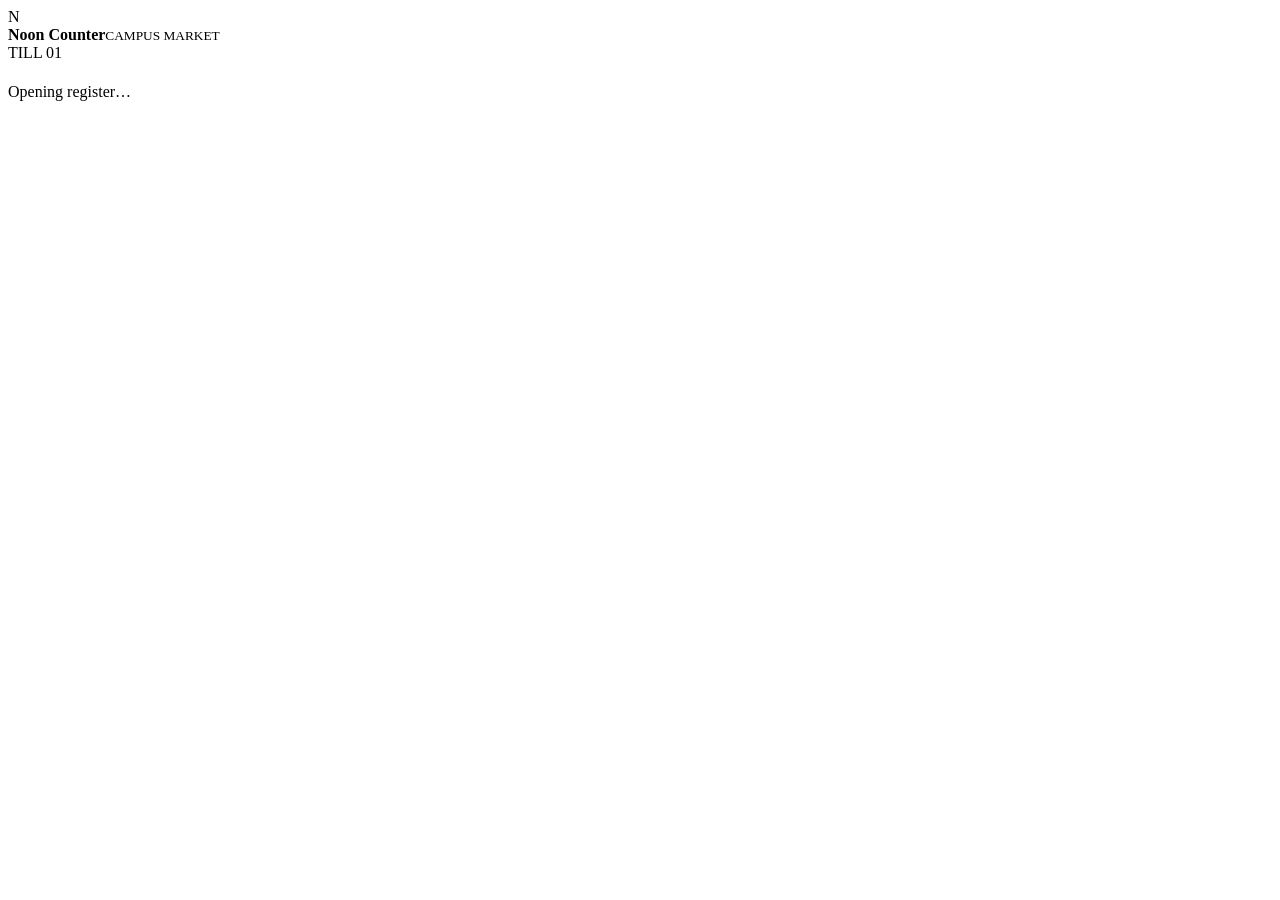
<file: src/page.html>
<!doctype html><html lang="en"><head><meta charset="utf-8"><meta name="viewport" content="width=device-width, initial-scale=1"><title>Noon Counter | Campus market</title><style>/* STYLES */</style></head>
<body><header><div class="brand"><span class="mark" aria-hidden="true">N</span><div><b>Noon Counter</b><small>CAMPUS MARKET</small></div></div><nav aria-label="Counter sections"></nav><span class="register-id">TILL 01</span></header>
<main><div class="mast"><div><div class="kicker" id="section-id"></div><h1 id="title"></h1></div><div class="date" id="date"></div></div><div id="notice" role="status" aria-live="polite"></div><div id="app">Opening register…</div></main>
<dialog id="dialog"><div id="paper"></div><div class="actions"><button data-act="print">Print receipt</button><button class="solid" data-act="close">Done</button></div></dialog>
<script>/* DOMAIN */</script><script>/* STORE */</script><script>/* VIEW */</script></body></html>
</file>
